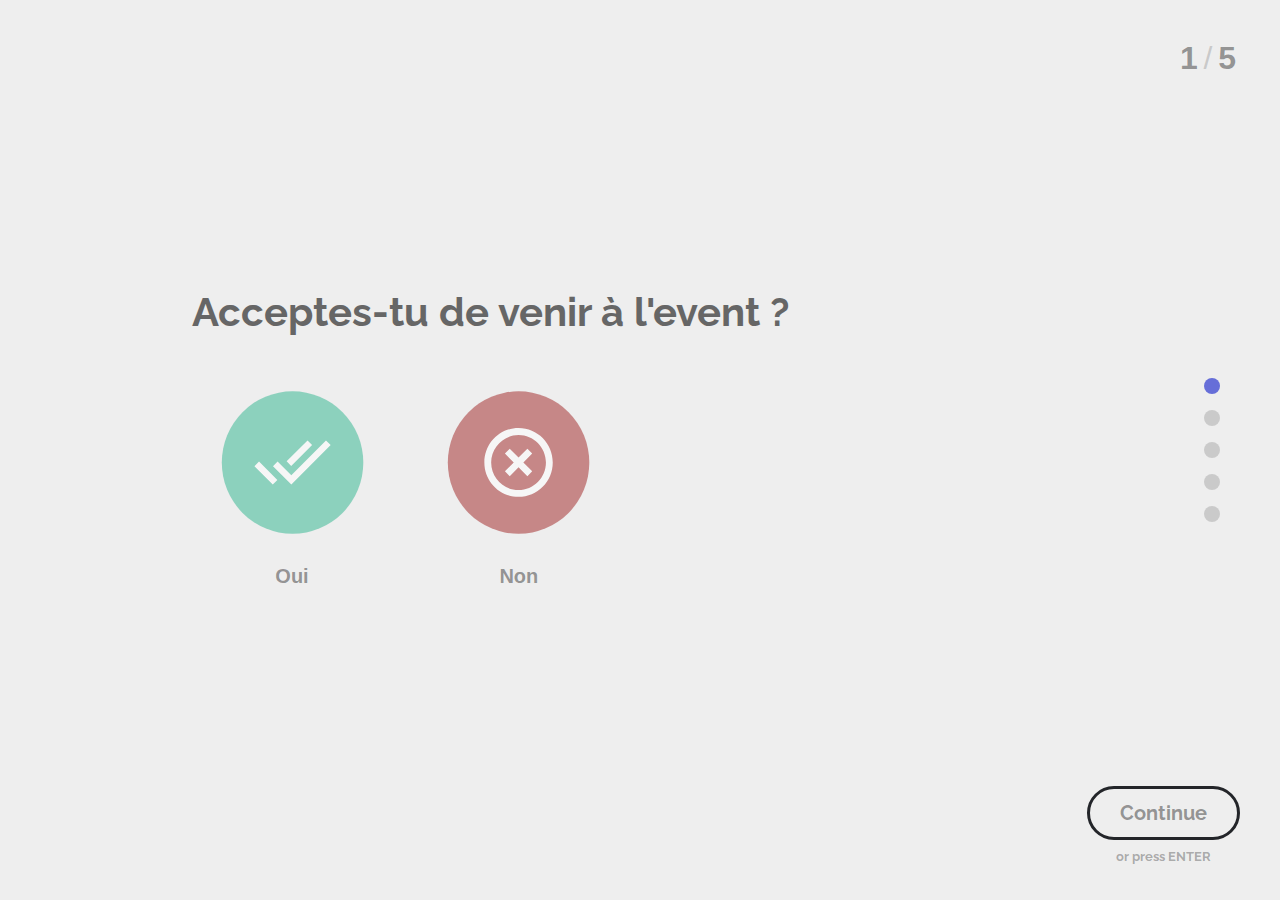
<file: FullscreenForm/index.html>
<!DOCTYPE html>
<html lang="en" class="no-js">
	<head>
		<meta charset="UTF-8" />
		<meta http-equiv="X-UA-Compatible" content="IE=edge">
		<meta name="viewport" content="width=device-width, initial-scale=1">
		<title>Réponse à une invitation</title>
		<meta name="description" content="Fullscreen Form Interface: A distraction-free form concept with fancy animations" />
		<meta name="keywords" content="fullscreen form, css animations, distraction-free, web design" />
		<meta name="author" content="Codrops" />
		<link rel="shortcut icon" href="../favicon.ico">
		<link rel="stylesheet" type="text/css" href="css/normalize.css" />
		<link rel="stylesheet" type="text/css" href="css/demo.css" />
		<link rel="stylesheet" type="text/css" href="css/component.css" />
		<link rel="stylesheet" type="text/css" href="css/cs-select.css" />
		<link rel="stylesheet" type="text/css" href="css/cs-skin-boxes.css" />
		<script src="js/modernizr.custom.js"></script>
	</head>
	<body>
		<div class="container">

			<div class="fs-form-wrap" id="fs-form-wrap">

				<form id="myform" class="fs-form fs-form-full" autocomplete="off">
					<ol class="fs-fields">
						<li>
							<label class="fs-field-label fs-anim-upper" for="q1">Acceptes-tu de venir à l'event ?</label>
							<div class="fs-radio-group fs-radio-custom clearfix fs-anim-lower">
								<span><input id="q3b" name="q3" type="radio" value="conversion"/><label for="q3b" class="radio-conversion">Oui</label></span>
								<span><input id="q3c" name="q3" type="radio" value="social"/><label for="q3c" class="radio-social">Non</label></span>
							</div>
						</li>
						<li>
							<label class="fs-field-label fs-anim-upper" for="q2" data-info="We won't send you spam, we promise...">La dâte du <span class=""> 11-12 decembre </span> te convient-elle?</label>
							<div class="fs-radio-group fs-radio-custom clearfix fs-anim-lower">
								<span><input id="q3z" name="q3" type="radio" value="conversion"/><label for="q3z" class="radio-conversion">Oui</label></span>
								<span><input id="q3o" name="q3" type="radio" value="social"/><label for="q3o" class="radio-social">Non</label></span>
							</div>
						</li>
						<li data-input-trigger>
							<label class="fs-field-label fs-anim-upper" for="q3" data-info="This will help us know what kind of service you need">Quel activité preferes-tu?</label>
							<div class="fs-radio-group fs-radio-custom clearfix fs-anim-lower">
								<span><input id="mm" name="q3" type="radio" value="conversion"/><label for="mm" class="radio-paintball">Paintball</label></span>
								<span><input id="oo" name="q3" type="radio" value="social"/><label for="oo" class="radio-football">Football</label></span>
								<span><input id="qq" name="q3" type="radio" value="mobile"/><label for="qq" class="radio-kitesurf">KiteSurf</label></span>
							</div>
						</li>
						<li>
							<label class="fs-field-label fs-anim-upper" for="q4">As-tu un lieux de predilection, si oui dis le moi.</label>
							<textarea class="fs-anim-lower" id="q4" name="q4" placeholder="Paris, Nantes, tombouctou?"></textarea>
						</li>
						<li>
							<label class="fs-field-label fs-anim-upper" for="q5"> Quel budget souhaites-tu mettre? </label>
							<input class="fs-mark fs-anim-lower" id="q5" name="q5" type="number" placeholder="1000" step="0" min="10000 "/>
						</li>
					</ol><!-- /fs-fields -->
					<button class="fs-submit" type="submit">Envoyer la réponse</button>
				</form><!-- /fs-form -->
			</div><!-- /fs-form-wrap -->



		</div><!-- /container -->
		<script src="js/classie.js"></script>
		<script src="js/selectFx.js"></script>
		<script src="js/fullscreenForm.js"></script>
		<script>
			(function() {
				var formWrap = document.getElementById( 'fs-form-wrap' );

				[].slice.call( document.querySelectorAll( 'select.cs-select' ) ).forEach( function(el) {
					new SelectFx( el, {
						stickyPlaceholder: false,
						onChange: function(val){
							document.querySelector('span.cs-placeholder').style.backgroundColor = val;
						}
					});
				} );

				new FForm( formWrap, {
					onReview : function() {
						classie.add( document.body, 'overview' ); // for demo purposes only
					}
				} );
			})();
		</script>
	</body>
</html>
</file>
<file: FullscreenForm/css/demo.css>
@import url(http://fonts.googleapis.com/css?family=Raleway:400,700);
@font-face {
	font-weight: normal;
	font-style: normal;
	font-family: 'codropsicons';
	src:url('../fonts/codropsicons/codropsicons.eot');
	src:url('../fonts/codropsicons/codropsicons.eot?#iefix') format('embedded-opentype'),
		url('../fonts/codropsicons/codropsicons.woff') format('woff'),
		url('../fonts/codropsicons/codropsicons.ttf') format('truetype'),
		url('../fonts/codropsicons/codropsicons.svg#codropsicons') format('svg');
}

*, *:after, *:before { -webkit-box-sizing: border-box; box-sizing: border-box; }
.clearfix:before, .clearfix:after { content: ''; display: table; }
.clearfix:after { clear: both; }

html, body, .container {
	height: 100%;
}

body {
	background: #EEEEEE;
	color: #666;
	font-weight: 400;
	font-size: 1em;
	font-family: 'Raleway', Arial, sans-serif;
	overflow: hidden;
	overflow-y: scroll;
	min-height: 590px;
}

a {
	color: rgba(0,0,0,0.3);
	text-decoration: none;
	outline: none;
}

a:hover, a:focus {
	color: #666;
}

/* Top Navigation Style */
.codrops-top {
	margin-top: 1em;
}

.codrops-top a {
	font-size: 0.69em;
	padding: 0 0.25em;
	display: inline-block;
	text-decoration: none;
	font-size: 1.2em;
}

.codrops-icon:before {
	margin: 0 4px;
	text-transform: none;
	font-weight: normal;
	font-style: normal;
	font-variant: normal;
	font-family: 'codropsicons';
	line-height: 1;
	speak: none;
	-webkit-font-smoothing: antialiased;
}

.codrops-icon-drop:before {
	content: "\e001";
}

.codrops-icon-prev:before {
	content: "\e004";
}

.codrops-icon-info:before {
	content: "\e003";
}

.codrops-icon span {
	display: none;
	position: absolute;
	font-size: 0.85em;
	padding: 0.5em 0 0 0.25em;
	font-weight: 700;
}

.codrops-icon:hover span {
	display: block;
	color: #6a7b7e;
}

/* Related demos */
.related {
	font-weight: 700;
	text-align: center;
	padding: 5em 0;
	display: none;
	background: #666;
	color: rgba(0,0,0,0.3);
}

.overview .related {
	display: block;
}

.related > a {
	border: 3px solid black;
	border-color: initial;
	display: inline-block;
	text-align: center;
	margin: 20px 10px;
	padding: 25px;
}

.related > a:hover,
.related > a:focus {
	color: rgba(0,0,0,0.5);
}

.related a img {
	max-width: 100%;
	opacity: 0.8;
}

.related a:hover img,
.related a:active img {
	opacity: 1;
}

.related a h3 {
	margin: 0;
	padding: 0.5em 0 0.3em;
	max-width: 300px;
	text-align: left;
}
</file>
<file: FullscreenForm/css/component.css>
/* Main form wrapper */
.fs-form-wrap {
	position: relative;
	width: 100%;
	height: 100%;
	color: #666;
}

.overview .fs-form-wrap {
	height: auto;
}

/* Title */
.fs-title {
	position: absolute;
	top: 0;
	left: 0;
	margin: 0;
	padding: 40px;
	width: 100%;
}

.fs-title h1 {
	margin: 0;
}

/* Form */
.fs-form {
	position: relative;
	text-align: left;
	font-size: 2.5em;
}

.no-js .fs-form {
	padding: 0 0 6em 0;
}

/* Views (fullscreen and overview)*/
.fs-form-full {
	top: 32%;
	margin: 0 auto;
	width: 70%;
}

.fs-form-full,
.fs-message-error {
	max-width: 960px;
}

.fs-form-overview {
	padding: 2.5em 30% 6em;
	width: 100%;
	height: 100%;
	background: #eeeeee;
	color: #3b3f45;
	font-size: 1.2em;
}

.fs-form-overview .fs-fields::before {
	display: block;
	margin-bottom: 2.5em;
	color: #3b3f45;
	content: 'Review & Submit';
	font-weight: 700;
	font-size: 1.85em;
}

/* Switch view animation (we hide the current view, switch the view class and show it again) */
.fs-form.fs-show {
	-webkit-animation: animFadeIn 0.5s;
	animation: animFadeIn 0.5s;
}

@-webkit-keyframes animFadeIn {
	0% { opacity: 0; }
	100% { opacity: 1; }
}

@keyframes animFadeIn {
	0% { opacity: 0; }
	100% { opacity: 1; }
}

.fs-form.fs-show .fs-fields {
	-webkit-animation: animMove 0.5s;
	animation: animMove 0.5s;
}

@-webkit-keyframes animMove {
	from { top: 100px; }
}

@keyframes animMove {
	from { top: 100px; }
} /* we need to use top here because otherwise all our fixed elements will become absolute */

/* Visibility control of elements */
.fs-form-full .fs-fields > li,
.fs-nav-dots,
.fs-progress,
.fs-numbers,
button.fs-continue,
.fs-message-error,
.fs-message-final {
	visibility: hidden;
}

.no-js .fs-form-full .fs-fields > li {
	visibility: visible;
}

.fs-show {
	visibility: visible !important;
}

/* Some general styles */
.fs-form-wrap button {
	border: none;
	background: none;
}

.fs-form-wrap button[disabled] {
	opacity: 0.3;
	pointer-events: none;
}

.fs-form-wrap input:focus,
.fs-form-wrap button:focus {
	outline: none;
}

/* Hide the submit button */
.fs-form .fs-submit {
	display: none;
}

/* Fields */
.fs-fields {
	position: relative;
	margin: 0 auto;
	padding: 0;
	top: 0;
	list-style: none;
}

.fs-form-overview ol {
	max-width: ;
}

.fs-fields > li {
	position: relative;
	z-index: 1;
	margin: 0;
	padding: 0;
	border: none;
}

.fs-fields > li:hover {
	z-index: 999;
}

.js .fs-form-full .fs-fields > li {
	position: absolute;
	width: 100%;
}

.fs-form-overview .fs-fields > li,
.no-js .fs-form .fs-fields > li {
	margin: 1em 0 2em;
	padding: 0 0 2em 0;
	border-bottom: 2px solid rgba(0,0,0,0.1);
}

/* Labels & info */
.fs-fields > li label {
	position: relative;
}

.fs-fields > li label.fs-field-label {
	display: inline-block;
	padding: 0 5px 1em 0;
	font-weight: 700;
	pointer-events: none;
}

.fs-form-full .fs-fields > li label[data-info]::after {
	position: relative;
	display: inline-block;
	margin-left: 10px;
	width: 24px;
	height: 24px;
	border: 2px solid rgba(0,0,0,0.4);
	color: rgba(0,0,0,0.4);
	border-radius: 50%;
	content: 'i';
	vertical-align: top;
	text-align: center;
	font-weight: 700;
	font-style: italic;
	font-size: 14px;
	font-family: Georgia, serif;
	line-height: 20px;
	cursor: pointer;
	pointer-events: auto;
}

.fs-form-full .fs-fields > li label[data-info]::before {
    position: absolute;
    bottom: 100%;
   	left: 0;
    padding: 0 0 10px;
    min-width: 200px;
	content: attr(data-info);
	font-size: 0.4em;
	color: #6a7b7e;
    opacity: 0;
    -webkit-transition: opacity 0.3s, -webkit-transform 0.3s;
    transition: opacity 0.3s, transform 0.3s;
    -webkit-transform: translate3d(0,-5px,0);
    transform: translate3d(0,-5px,0);
    pointer-events: none;
}

.fs-form-full .fs-fields > li label[data-info]:hover::before {
    opacity: 1;
    -webkit-transform: translate3d(0,0,0);
    transform: translate3d(0,0,0);
}

.fs-form-full .fs-fields > li label:hover ~ .fs-info,
.fs-form-full .fs-fields > li .fs-info:hover {
	opacity: 1;
	-webkit-transform: translateY(0);
	transform: translateY(0);
	pointer-events: auto;
}

/* Inputs */
.fs-fields input {
	display: block;
	margin: 0;
	padding: 0 0 0.15em;
	width: 100%;
	border: none;
	border-bottom: 2px solid rgba(0,0,0,0.2);
	background-color: transparent;
	color: #666ed8;
	text-overflow: ellipsis;
	font-weight: bold;
	font-size: 1.5em;
	border-radius: 0;
}

.fs-fields input:invalid {
	box-shadow: none; /* removes red shadow in FF*/
}

.fs-form-overview .fs-fields input {
	border-bottom-color: transparent;
	color: rgba(0,0,0,0.5);
}

.fs-fields [required] {
	background-image: url(../img/abacusstar.svg);
	background-position: top right;
	background-size: 18px;
	background-repeat: no-repeat;
}

.fs-fields input:focus {
	background-color: #eeeeee; /* Fixes chrome bug with placeholder */
}

.fs-form-overview .fs-fields input:focus {
	background-color: #666ed8; /* Fixes chrome bug with placeholder */
}

.fs-form-overview .fs-fields input {
	font-size: 1.2em;
}

.fs-fields .fs-radio-custom input[type="radio"] {
	position: absolute;
	display: block;
	margin: 30px auto 20px;
	margin: 0 auto 20px;
	width: 100%;
	height: 100%;
	opacity: 0;
	cursor: pointer;
}

.fs-fields > li .fs-radio-custom span {
	float: left;
	position: relative;
	margin-right: 3%;
	padding: 10px;
	max-width: 200px;
	width: 30%;
	text-align: center;
	font-weight: 700;
	font-size: 50%;
	font-family: "Helvetica Neue", Helvetica, Arial, sans-serif;
}

.fs-fields > li .fs-radio-custom span label {
	color: rgba(0,0,0,0.4);
	-webkit-transition: color 0.3s;
	transition: color 0.3s;
}

.fs-form-overview .fs-fields > li .fs-radio-custom span {
	max-width: 140px;
}

.fs-form-overview .fs-fields > li .fs-radio-custom span {
	font-size: 75%;
}

.fs-fields > li .fs-radio-custom label {
	display: block;
	padding-top: 100%;
	width: 100%;
	height: 100%;
	cursor: pointer;
}

.fs-fields .fs-radio-custom label::after {
	position: absolute;
	top: 50%;
	left: 50%;
	width: 100%;
	height: 100%;
	background-position: 50% 0%;
	background-size: 85%;
	background-repeat: no-repeat;
	content: '';
	opacity: 0.5;
	-webkit-transition: opacity 0.2s;
	transition: opacity 0.2s;
	-webkit-transform: translate(-50%,-50%);
	transform: translate(-50%,-50%);
}

.fs-fields .fs-radio-custom label.radio-football::after {
	background-image: url(../img/football.svg);
}

.fs-fields .fs-radio-custom label.radio-paintball::after {
	background-image: url(../img/paintball.svg);
}

.fs-fields .fs-radio-custom label.radio-kitesurf::after {
	background-image: url(../img/kitesurf.svg);
}

.fs-fields .fs-radio-custom label.radio-mobile::after {
	background-image: url(../img/yes.svg);
}

.fs-fields .fs-radio-custom label.radio-social::after {
	background-image: url(../img/no.svg);
}

.fs-fields .fs-radio-custom label.radio-conversion::after {
	background-image: url(../img/yes.svg);
}

.fs-fields .fs-radio-custom label:hover::after,
.fs-fields input[type="radio"]:focus + label::after,
.fs-fields input[type="radio"]:checked + label::after {
	opacity: 1;
}

.fs-fields .fs-radio-custom input[type="radio"]:checked + label {
	color: #666ed8;
}

.fs-form-overview .fs-fields .fs-radio-custom input[type="radio"]:checked + label {
	color: rgba(0,0,0,0.8);
}

.fs-fields textarea {
	padding: 0.25em;
	width: 100%;
	height: 200px;
	border: 2px solid rgba(0,0,0,0.2);
	background-color: transparent;
	color: #666ed8;
	font-weight: 700;
	font-size: 0.85em;
	resize: none;
}

.fs-form-overview .fs-fields textarea {
	height: 100px;
	color: rgba(0,0,0,0.5);
}

.fs-fields textarea:focus {
	outline: none;
}

.fs-form-overview .fs-fields textarea {
	padding: 0;
	border-color: transparent;
}

.fs-form-overview .fs-fields textarea:focus {
	background: #eeeeee;
}

.fs-form div.cs-select.cs-skin-boxes {
	display: block;
}

.fs-form-overview .cs-skin-boxes > span {
	border-radius: 5px;
	width: 90px;
	height: 70px;
	font-size: 0.8em;
}

.fs-form-overview .cs-skin-boxes > span::before {
	padding-top: 50px;
	box-shadow: 0 20px 0 #292c30, inset 0 -5px #292c30;
}

.fs-fields input.fs-mark {
	padding-left: 1em;
	background-image: url(../img/dollar.svg);
	background-position: 0% 0.15em;
	background-size: auto 75%;
	background-repeat: no-repeat;
}

.fs-fields input.fs-mark[required] {
	background-image: url(../img/dollar.svg), url(../img/abacusstar.svg);
	background-position: 0% 0.15em, top right;
	background-size: auto 75%, 18px;
	background-repeat: no-repeat;
}

/* placeholder */
.fs-fields input::-webkit-input-placeholder,
.fs-fields textarea::-webkit-input-placeholder {
	color: rgba(0,0,0,0.1);
}

.fs-fields input:-moz-placeholder,
.fs-fields textarea:-moz-placeholder {
	color: rgba(0,0,0,0.1);
}

.fs-fields input::-moz-placeholder,
.fs-fields textarea::-moz-placeholder {
	color: rgba(0,0,0,0.1);
}

.fs-fields input:-ms-input-placeholder,
.fs-fields textarea:-ms-input-placeholder {
	color: rgba(0,0,0,0.1);
}

/* Hide placeholder when focused in Webkit browsers */
.fs-fields input:focus::-webkit-input-placeholder {
	color: transparent;
}

/* Dot navigation */
.fs-nav-dots {
	position: absolute;
	top: 50%;
	right: 60px;
	left: auto;
	-webkit-transform: translateY(-50%);
	transform: translateY(-50%);
}

.fs-nav-dots button {
	position: relative;
	display: block;
	padding: 0;
	margin: 16px 0;
	width: 16px;
	height: 16px;
	border-radius: 50%;
	background: transparent;
	-webkit-transition: -webkit-transform 0.3s ease, opacity 0.3s ease;
	transition: transform 0.3s ease, opacity 0.3s ease;
}

.fs-nav-dots button::before,
.fs-nav-dots button::after {
	position: absolute;
	top: 0;
	left: 0;
	width: 100%;
	height: 100%;
	border-radius: 50%;
	background-color: rgba(0,0,0,0.5);
	content: '';
	text-indent: 0;
	-webkit-backface-visibility: hidden;
	backface-visibility: hidden;
}

.fs-nav-dots button::after {
	background-color: rgba(0,0,0,0.4);
	-webkit-transform: perspective(1000px) rotate3d(0,1,0,180deg);
	transform: perspective(1000px) rotate3d(0,1,0,180deg);
}

.fs-nav-dots button.fs-dot-current {
	-webkit-transform: perspective(1000px) rotate3d(0,1,0,180deg);
	transform: perspective(1000px) rotate3d(0,1,0,180deg);
}

.fs-nav-dots button:hover::before,
.fs-nav-dots button.fs-dot-current::before {
	background: #666ed8;
}

/* Progress bar */
.fs-progress {
	position: absolute;
	top: 0;
	width: 0%;
	height: 0.5em;
	background: #666ed8;
	-webkit-transition: width 0.3s ease-in-out;
	transition: width 0.3s ease-in-out;
}

/* Number indicator */
.fs-numbers {
	position: absolute;
	top: 0;
	right: 0;
	overflow: hidden;
	color: rgba(0,0,0,0.4);
	margin: 40px;
	width: 2em;
	font-weight: 700;
	font-size: 2em;
	font-family: "Helvetica Neue", Helvetica, Arial, sans-serif;
	cursor: default;
}

.fs-numbers:after {
	position: absolute;
	width: 100%;
	text-align: center;
	content: '/';
	font-weight: 300;
	opacity: 0.4;
	left: 0;
}

.fs-numbers span {
	float: right;
	width: 40%;
	text-align: center;
}

.fs-numbers .fs-number-current {
	float: left;
}

.fs-numbers .fs-number-new {
	position: absolute;
	left: 0;
	-webkit-transform: translateY(100%);
	transform: translateY(100%);
}

/* Animations for numbers */
/* Show next number */
.fs-numbers.fs-show-next .fs-number-new {
	-webkit-animation: animMoveUpFromDown 0.4s both;
	animation: animMoveUpFromDown 0.4s both;
}

@-webkit-keyframes animMoveUpFromDown {
	from { -webkit-transform: translateY(100%); }
	to { -webkit-transform: translateY(0); }
}

@keyframes animMoveUpFromDown {
	from { -webkit-transform: translateY(100%); transform: translateY(100%); }
	to { -webkit-transform: translateY(0); transform: translateY(0); }
}

.fs-numbers.fs-show-next .fs-number-current {
	-webkit-animation: animMoveUp 0.4s both;
	animation: animMoveUp 0.4s both;
}

@-webkit-keyframes animMoveUp {
	to { -webkit-transform: translateY(-100%); }
}

@keyframes animMoveUp {
	to { -webkit-transform: translateY(-100%); transform: translateY(-100%); }
}

/* Show previous number */
.fs-numbers.fs-show-prev .fs-number-new {
	-webkit-animation: animMoveDownFromUp 0.4s both;
	animation: animMoveDownFromUp 0.4s both;
}

@-webkit-keyframes animMoveDownFromUp {
	from { -webkit-transform: translateY(-100%); }
	to { -webkit-transform: translateY(0); }
}

@keyframes animMoveDownFromUp {
	from { -webkit-transform: translateY(-100%); transform: translateY(-100%); }
	to { -webkit-transform: translateY(0); transform: translateY(0); }
}

.fs-numbers.fs-show-prev .fs-number-current {
	-webkit-animation: animMoveDown 0.4s both;
	animation: animMoveDown 0.4s both;
}

@-webkit-keyframes animMoveDown {
	to { -webkit-transform: translateY(100%); }
}

@keyframes animMoveDown {
	to { -webkit-transform: translateY(100%); transform: translateY(100%); }
}

/* Continue button and submit button */
button.fs-submit,
button.fs-continue {
	padding: 0.6em 1.5em;
	border: 3px solid #232529;
	border-radius: 40px;
	font-weight: 700;
	color: rgba(0,0,0,0.4);
}

.fs-form-overview .fs-submit,
.no-js .fs-form .fs-submit  {
	display: block;
	float: right;
}

.fs-form-overview .fs-submit {
	border-color: #232529;
	color: #232529;
}

button.fs-continue {
	position: absolute;
	right: 0;
	bottom: 0;
	margin: 0 40px 60px 0;
	font-size: 1.25em;
}

button.fs-submit:hover,
button.fs-submit:focus,
button.fs-continue:hover {
	background: #232529;
	color: #666;
}

.fs-continue::after {
	position: absolute;
	top: 100%;
	left: 0;
	width: 100%;
	line-height: 3;
	text-align: center;
	background: transparent;
	color: rgba(0,0,0,0.3);
	content: 'or press ENTER';
	font-size: 0.65em;
	pointer-events: none;
}

/* Error message */
.fs-message-error {
	position: absolute;
	bottom: 75%;
	left: 50%;
	z-index: 800;
	max-width: 960px;
	width: 70%;
	color: #eb7e7f;
	font-weight: 700;
	font-size: 1em;
	opacity: 0;
	-webkit-transform: translate3d(-50%,-5px,0);
	transform: translate3d(-50%,-5px,0);
}

.fs-message-error.fs-show {
	opacity: 1;
	-webkit-transition: -webkit-transform 0.3s, opacity 0.3s;
	transition: transform 0.3s, opacity 0.3s;
	-webkit-transform: translate3d(-50%,0,0);
	transform: translate3d(-50%,0,0);
}

/* Animation classes & animations */
.fs-form li.fs-current {
	visibility: visible;
}

.fs-form li.fs-hide,
.fs-form li.fs-show {
	pointer-events: none;
}

/* Hide current li when navigating to next question */
.fs-form .fs-display-next .fs-hide {
	visibility: visible;
}

.fs-form .fs-display-next .fs-hide .fs-anim-lower,
.fs-form .fs-display-next .fs-hide .fs-anim-upper {
	-webkit-animation: animHideNext 0.5s cubic-bezier(0.7,0,0.3,1) forwards;
	animation: animHideNext 0.5s cubic-bezier(0.7,0,0.3,1) forwards;
}

.fs-form .fs-display-next .fs-hide .fs-anim-lower {
	-webkit-animation-delay: 0.1s;
	animation-delay: 0.1s;
}

@-webkit-keyframes animHideNext {
	to { opacity: 0; -webkit-transform: translate3d(0,-500px,0); }
}

@keyframes animHideNext {
	to { opacity: 0; -webkit-transform: translate3d(0,-500px,0); transform: translate3d(0,-500px,0); }
}

/* Show new li when navigating to next question */
.fs-form .fs-display-next .fs-show .fs-anim-lower,
.fs-form .fs-display-next .fs-show .fs-anim-upper {
	-webkit-animation: animShowNext 0.5s cubic-bezier(0.7,0,0.3,1) both 0.15s;
	animation: animShowNext 0.5s cubic-bezier(0.7,0,0.3,1) both 0.15s;
}

.fs-form .fs-display-next .fs-show .fs-anim-lower {
	-webkit-animation-delay: 0.25s;
	animation-delay: 0.25s;
}

@-webkit-keyframes animShowNext {
	from { opacity: 0; -webkit-transform: translate3d(0,500px,0); }
}

@keyframes animShowNext {
	from { opacity: 0; -webkit-transform: translate3d(0,500px,0); transform: translate3d(0,500px,0); }
}

/* Hide current li when navigating to previous question */
.fs-form .fs-display-prev .fs-hide {
	visibility: visible;
}

.fs-form .fs-display-prev .fs-hide .fs-anim-lower,
.fs-form .fs-display-prev .fs-hide .fs-anim-upper {
	-webkit-animation: animHidePrev 0.5s cubic-bezier(0.7,0,0.3,1) forwards;
	animation: animHidePrev 0.5s cubic-bezier(0.7,0,0.3,1) forwards;
}

.fs-form .fs-display-prev .fs-hide .fs-anim-upper {
	-webkit-animation-delay: 0.1s;
	animation-delay: 0.1s;
}

@-webkit-keyframes animHidePrev {
	to { opacity: 0; -webkit-transform: translate3d(0,500px,0); }
}

@keyframes animHidePrev {
	to { opacity: 0; -webkit-transform: translate3d(0,500px,0); transform: translate3d(0,500px,0); }
}

/* Show new li when navigating to previous question */
.fs-form .fs-display-prev .fs-show .fs-anim-lower,
.fs-form .fs-display-prev .fs-show .fs-anim-upper {
	-webkit-animation: animShowPrev 0.5s cubic-bezier(0.7,0,0.3,1) both 0.15s;
	animation: animShowPrev 0.5s cubic-bezier(0.7,0,0.3,1) both 0.15s;
}

.fs-form .fs-display-prev .fs-show .fs-anim-upper {
	-webkit-animation-delay: 0.25s;
	animation-delay: 0.25s;
}

@-webkit-keyframes animShowPrev {
	from { opacity: 0; -webkit-transform: translate3d(0,-500px,0); }
}

@keyframes animShowPrev {
	from { opacity: 0; -webkit-transform: translate3d(0,-500px,0); transform: translate3d(0,-500px,0); }
}

/* Remove IE clear cross */
input[type=text]::-ms-clear {
    display: none;
}

/* Adjust form for smaller screens */
@media screen and (max-width: 52.5em) {
	body {
		min-height: 500px;
	}

	.fs-form-wrap {
		font-size: 70%;
	}

	.fs-form {
		top: 6em;
		right: 2em;
		left: 0;
		padding: 0 3.75em 0 1em;
		width: auto;
		font-size: 2em;
	}

	.fs-form.fs-form-overview {
		top: 0;
		right: 0;
		padding: 1.5em 1em 8em 1em;
		font-size: 1.5em;
	}

	.fs-title {
		padding: 20px;
	}

	.fs-numbers {
		margin: 20px;
	}

	.fs-nav-dots {
		right: 25px;
	}

	button.fs-continue {
		right: 20px;
		bottom: 20px;
		margin: 0;
		padding: 50px 0 0 50px;
		width: 50px;
		height: 50px;
		border-radius: 50%;
		font-size: 2em;
	}

	button.fs-continue::before {
		position: absolute;
		top: 0;
		left: 0;
		width: 100%;
		height: 100%;
		content: '\27A1';
		text-align: center;
		font-size: 1em;
		line-height: 50px;
	}

	.fs-continue::after {
		content: '';
	}

	button.fs-submit {
		width: 100%;
		font-size: 1.25em;
	}

	.fs-message-error {
		bottom: 1.75em;
		left: 0;
		padding: 0 90px 0 2em;
		width: 100%;
		font-size: 1.5em;
		-webkit-transform: translate3d(0,-5px,0);
		transform: translate3d(0,-5px,0);
	}

	.fs-message-error.fs-show {
		-webkit-transform: translate3d(0,0,0);
		transform: translate3d(0,0,0);
	}
}
</file>
<file: FullscreenForm/css/cs-select.css>
/* Custom select */
/* Read the article: http://tympanus.net/codrops/2014/07/10/inspiration-for-custom-select-elements/ */
/* Demo: http://tympanus.net/Development/SelectInspiration/ */
/* GitHub: https://github.com/codrops/SelectInspiration */

/* Default custom select styles */
div.cs-select {
	display: inline-block;
	vertical-align: middle;
	position: relative;
	text-align: left;
	background: #fff;
	z-index: 100;
	width: 100%;
	max-width: 500px;
	-webkit-touch-callout: none;
	-webkit-user-select: none;
	-khtml-user-select: none;
	-moz-user-select: none;
	-ms-user-select: none;
	user-select: none;
}

div.cs-select:focus {
	outline: none; /* For better accessibility add a style for this in your skin */
}

.cs-select select {
	display: none;
}

.cs-select span {
	display: block;
	position: relative;
	cursor: pointer;
	padding: 1em;
	white-space: nowrap;
	overflow: hidden;
	text-overflow: ellipsis;
}

/* Placeholder and selected option */
.cs-select > span {
	padding-right: 3em;
}

.cs-select > span::after,
.cs-select .cs-selected span::after {
	speak: none;
	position: absolute;
	top: 50%;
	-webkit-transform: translateY(-50%);
	transform: translateY(-50%);
	-webkit-font-smoothing: antialiased;
	-moz-osx-font-smoothing: grayscale;
}

.cs-select > span::after {
	content: '\25BE';
	right: 1em;
}

.cs-select .cs-selected span::after {
	content: '\2713';
	margin-left: 1em;
}

.cs-select.cs-active > span::after {
	-webkit-transform: translateY(-50%) rotate(180deg);
	transform: translateY(-50%) rotate(180deg);
}

/* Options */
.cs-select .cs-options {
	position: absolute;
	overflow: hidden;
	width: 100%;
	background: #fff;
	visibility: hidden;
	z-index: 10000;
}

.cs-select.cs-active .cs-options {
	visibility: visible;
}

.cs-select ul {
	list-style: none;
	margin: 0;
	padding: 0;
	width: 100%;
}

.cs-select ul span {
	padding: 1em;
}

.cs-select ul li.cs-focus span {
	background-color: #ddd;
}

/* Optgroup and optgroup label */
.cs-select li.cs-optgroup ul {
	padding-left: 1em;
}

.cs-select li.cs-optgroup > span {
	cursor: default;
}
</file>
<file: FullscreenForm/css/cs-skin-boxes.css>
/* Custom select */
/* Read the article: http://tympanus.net/codrops/2014/07/10/inspiration-for-custom-select-elements/ */
/* Demo: http://tympanus.net/Development/SelectInspiration/ */
/* GitHub: https://github.com/codrops/SelectInspiration */

/* Custom select skin: fullscreen color picker (adjusted for fullscreen form) */
div.cs-skin-boxes {
	background: transparent;
	font-size: 0.65em;
	font-weight: 700;
	max-width: 300px;
	z-index: 2000;
	color: #fff;
}

@media screen and (max-width: 30em) {
	div.cs-skin-boxes { font-size: 1em; }
}

.cs-skin-boxes > span {
	border: 3px solid #292c30;
	border-radius: 5px;
	width: 150px;
	height: 140px;
	font-size: 0.5em;
	padding: 0 0 0 10px;
	background: #555b64;
}

div.cs-skin-boxes:focus > span {
	box-shadow: 0 0 0 2px rgba(255,255,255,0.1);
}

.cs-skin-boxes > span::before {
	content: '';
	display: block;
	padding-top: 110px;
	margin-left: -10px;
	box-shadow: 0 25px 0 #292c30, inset 0 -10px #292c30;
}

.cs-skin-boxes > span::after,
.cs-skin-boxes.cs-active > span::after {
	top: auto;
	-webkit-transform: none;
	transform: none;
}

.cs-skin-boxes .cs-options {
	position: fixed;
	width: 100%;
	height: 100%;
	top: 0;
	left: 0;
	overflow: auto;
	background: #3b3f45;
	font-size: 12px;
	opacity: 0;
	-webkit-transition: opacity 0.3s, visibility 0s 0.3s;
	transition: opacity 0.3s, visibility 0s 0.3s;
}

.cs-skin-boxes.cs-active .cs-options {
	opacity: 1;
	-webkit-transition: opacity 0.3s;
	transition: opacity 0.3s;
}

.cs-skin-boxes .cs-options ul {
	position: absolute;
	width: 100%;
	height: 100%;
	padding: 10px;
}

.cs-skin-boxes .cs-options li {
	width: 20%;
	height: 25%;
	float: left;
	position: relative;
	cursor: pointer;
	border-radius: 14px;
	overflow: hidden;
	opacity: 0;
	color: rgba(255,255,255,0.6);
	border: 10px solid transparent;
	background-clip: padding-box;
	-webkit-transform: scale3d(0.8,0.8,1);
	transform: scale3d(0.8,0.8,1);
	box-shadow: inset 0 -6em 0 -2em #282b30, inset 0 -1px 1px #000;
	-webkit-transition: -webkit-transform 0.3s, opacity 0.3s;
	transition: transform 0.3s, opacity 0.3s;
}

@media screen and (max-width: 30em) {
	.cs-skin-boxes .cs-options li { box-shadow: none; border-width: 3px; border-radius: 8px;}
}

.cs-skin-boxes.cs-active .cs-options li {
	opacity: 1;
	-webkit-transform: scale3d(1,1,1);
	transform: scale3d(1,1,1);
}

.cs-skin-boxes.cs-active .cs-options li:nth-child(2) {
	-webkit-transition-delay: 0.01s;
	transition-delay: 0.01s;
}

.cs-skin-boxes.cs-active .cs-options li:nth-child(3) {
	-webkit-transition-delay: 0.02s;
	transition-delay: 0.02s;
}

.cs-skin-boxes.cs-active .cs-options li:nth-child(4) {
	-webkit-transition-delay: 0.03s;
	transition-delay: 0.03s;
}

.cs-skin-boxes.cs-active .cs-options li:nth-child(5) {
	-webkit-transition-delay: 0.04s;
	transition-delay: 0.04s;
}

.cs-skin-boxes.cs-active .cs-options li:nth-child(6) {
	-webkit-transition-delay: 0.05s;
	transition-delay: 0.05s;
}

.cs-skin-boxes.cs-active .cs-options li:nth-child(7) {
	-webkit-transition-delay: 0.06s;
	transition-delay: 0.06s;
}

.cs-skin-boxes.cs-active .cs-options li:nth-child(8) {
	-webkit-transition-delay: 0.07s;
	transition-delay: 0.07s;
}

.cs-skin-boxes.cs-active .cs-options li:nth-child(9) {
	-webkit-transition-delay: 0.08s;
	transition-delay: 0.08s;
}

.cs-skin-boxes.cs-active .cs-options li:nth-child(10) {
	-webkit-transition-delay: 0.09s;
	transition-delay: 0.09s;
}

.cs-skin-boxes.cs-active .cs-options li:nth-child(11) {
	-webkit-transition-delay: 0.1s;
	transition-delay: 0.1s;
}

.cs-skin-boxes.cs-active .cs-options li:nth-child(12) {
	-webkit-transition-delay: 0.11s;
	transition-delay: 0.11s;
}

.cs-skin-boxes.cs-active .cs-options li:nth-child(13) {
	-webkit-transition-delay: 0.12s;
	transition-delay: 0.12s;
}

.cs-skin-boxes.cs-active .cs-options li:nth-child(14) {
	-webkit-transition-delay: 0.13s;
	transition-delay: 0.13s;
}

.cs-skin-boxes.cs-active .cs-options li:nth-child(15) {
	-webkit-transition-delay: 0.14s;
	transition-delay: 0.14s;
}

.cs-skin-boxes.cs-active .cs-options li:nth-child(16) {
	-webkit-transition-delay: 0.15s;
	transition-delay: 0.15s;
}

.cs-skin-boxes.cs-active .cs-options li:nth-child(17) {
	-webkit-transition-delay: 0.16s;
	transition-delay: 0.16s;
}

.cs-skin-boxes.cs-active .cs-options li:nth-child(18) {
	-webkit-transition-delay: 0.17s;
	transition-delay: 0.17s;
}

.cs-skin-boxes.cs-active .cs-options li:nth-child(19) {
	-webkit-transition-delay: 0.18s;
	transition-delay: 0.18s;
}

.cs-skin-boxes.cs-active .cs-options li:nth-child(20) {
	-webkit-transition-delay: 0.19s;
	transition-delay: 0.19s;
}

.cs-skin-boxes .cs-options li.cs-selected::after {
	content: '\2714';
	color: rgba(0,0,0,0.1);
	position: absolute;
	font-size: 2em;
	top: 50%;
	left: 50%;
	-webkit-transform: translate3d(-50%,-50%,0) translate3d(0,-1em,0);
	transform: translate3d(-50%,-50%,0) translate3d(0,-1em,0);
}

.cs-skin-boxes .cs-options li.cs-selected span::after {
	content: '';
}

@media screen and (max-width: 30em) {
	.cs-skin-boxes .cs-options li.cs-selected::after { 
		-webkit-transform: translate3d(-50%,-50%,0);
		transform: translate3d(-50%,-50%,0);
	}
}

.cs-skin-boxes .cs-options li.color-588c75 {
	background-color: #588c75;
}

.cs-skin-boxes .cs-options li.color-b0c47f {
	background-color: #b0c47f;
}

.cs-skin-boxes .cs-options li.color-f3e395 {
	background-color: #f3e395;
}

.cs-skin-boxes .cs-options li.color-f3ae73 {
	background-color: #f3ae73;
}

.cs-skin-boxes .cs-options li.color-da645a {
	background-color: #da645a;
}

.cs-skin-boxes .cs-options li.color-79a38f {
	background-color: #79a38f;
}

.cs-skin-boxes .cs-options li.color-c1d099 {
	background-color: #c1d099;
}

.cs-skin-boxes .cs-options li.color-f5eaaa {
	background-color: #f5eaaa;
}

.cs-skin-boxes .cs-options li.color-f5be8f {
	background-color: #f5be8f;
}

.cs-skin-boxes .cs-options li.color-e1837b {
	background-color: #e1837b;
}

.cs-skin-boxes .cs-options li.color-9bbaab {
	background-color: #9bbaab;
}

.cs-skin-boxes .cs-options li.color-d1dcb2 {
	background-color: #d1dcb2;
}

.cs-skin-boxes .cs-options li.color-f9eec0 {
	background-color: #f9eec0;
}

.cs-skin-boxes .cs-options li.color-f7cda9 {
	background-color: #f7cda9;
}

.cs-skin-boxes .cs-options li.color-e8a19b {
	background-color: #e8a19b;
}

.cs-skin-boxes .cs-options li.color-bdd1c8 {
	background-color: #bdd1c8;
}

.cs-skin-boxes .cs-options li.color-e1e7cd {
	background-color: #e1e7cd;
}

.cs-skin-boxes .cs-options li.color-faf4d4 {
	background-color: #faf4d4;
}

.cs-skin-boxes .cs-options li.color-fbdfc9 {
	background-color: #fbdfc9;
}

.cs-skin-boxes .cs-options li.color-f1c1bd {
	background-color: #f1c1bd;
}

.cs-skin-boxes .cs-options span {
	position: absolute;
	bottom: 0;
	width: 100%;
	line-height: 2em;
	text-transform: uppercase;
	letter-spacing: 1px;
}

@media screen and (max-width: 30em) {
	.cs-skin-boxes .cs-options span { display: none; }
}

.cs-skin-boxes .cs-options li span:hover,
.cs-skin-boxes li.cs-focus span,
.cs-skin-boxes li.cs-selected span {
	color: #fff;
}
</file>
